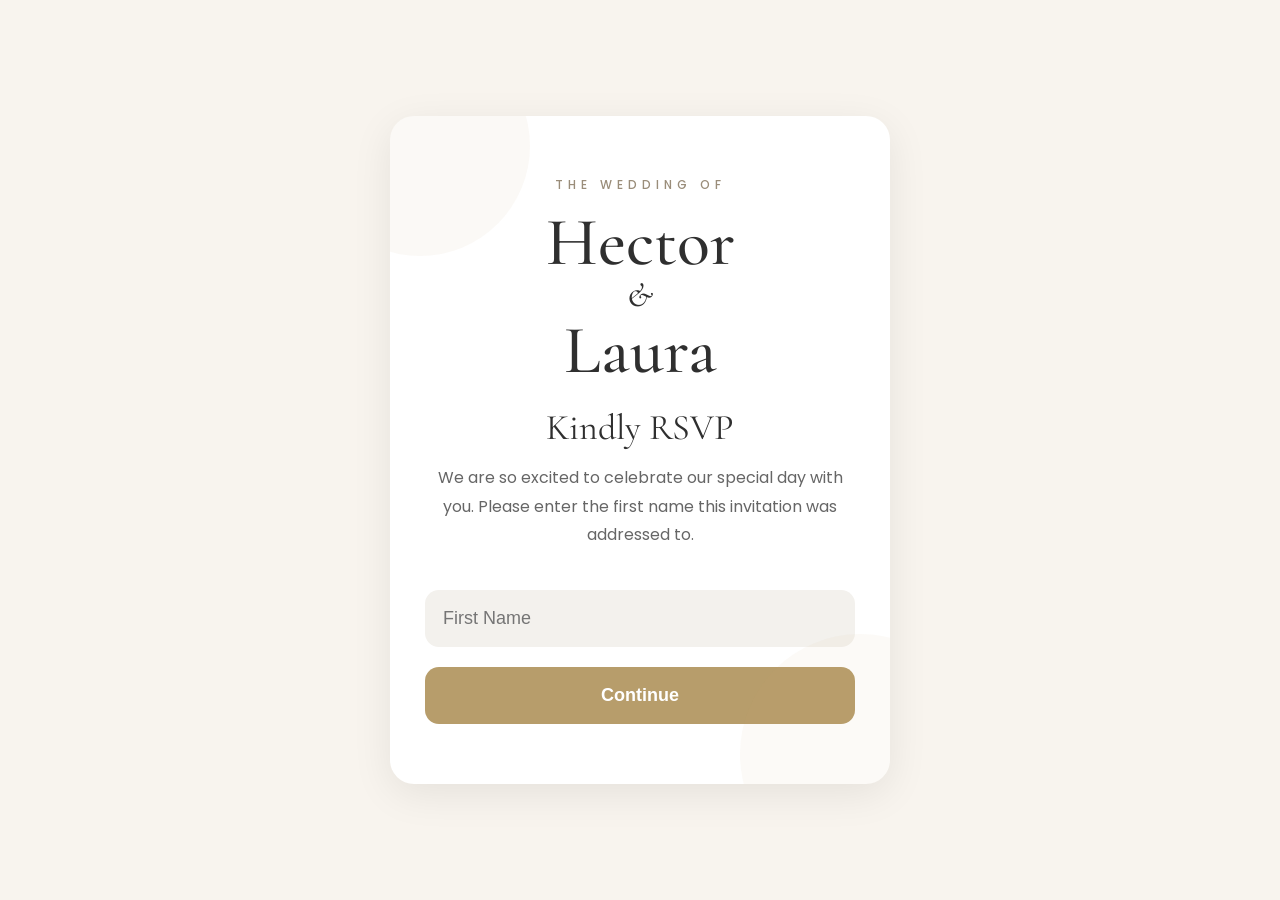
<file: Index.html>
<!DOCTYPE html>
<html lang="en">
<head>
    <meta charset="UTF-8">
    <meta name="viewport" content="width=device-width, initial-scale=1.0">
    <title>Hector & Laura | RSVP</title>

    <link rel="preconnect" href="https://fonts.googleapis.com">
    <link rel="preconnect" href="https://fonts.gstatic.com" crossorigin>

    <link href="https://fonts.googleapis.com/css2?family=Cormorant+Garamond:wght@400;500;600&family=Poppins:wght@300;400;500&display=swap" rel="stylesheet">

    <link rel="stylesheet" href="style.css">
</head>

<body>

<div class="container">

    <p class="small-title">
        THE WEDDING OF
    </p>

    <h1>
        Hector
        <span>&</span>
        Laura
    </h1>

    <p class="subtitle">
        Kindly RSVP
    </p>

    <p class="description">
        We are so excited to celebrate our special day with you.
        Please enter the first name this invitation was addressed to.
    </p>

    <input
        id="guestSearch"
        type="text"
        placeholder="First Name">

    <button onclick="findGuest()">
        Continue
    </button>

</div>

<script src="script.js"></script>

</body>
</html>
</file>
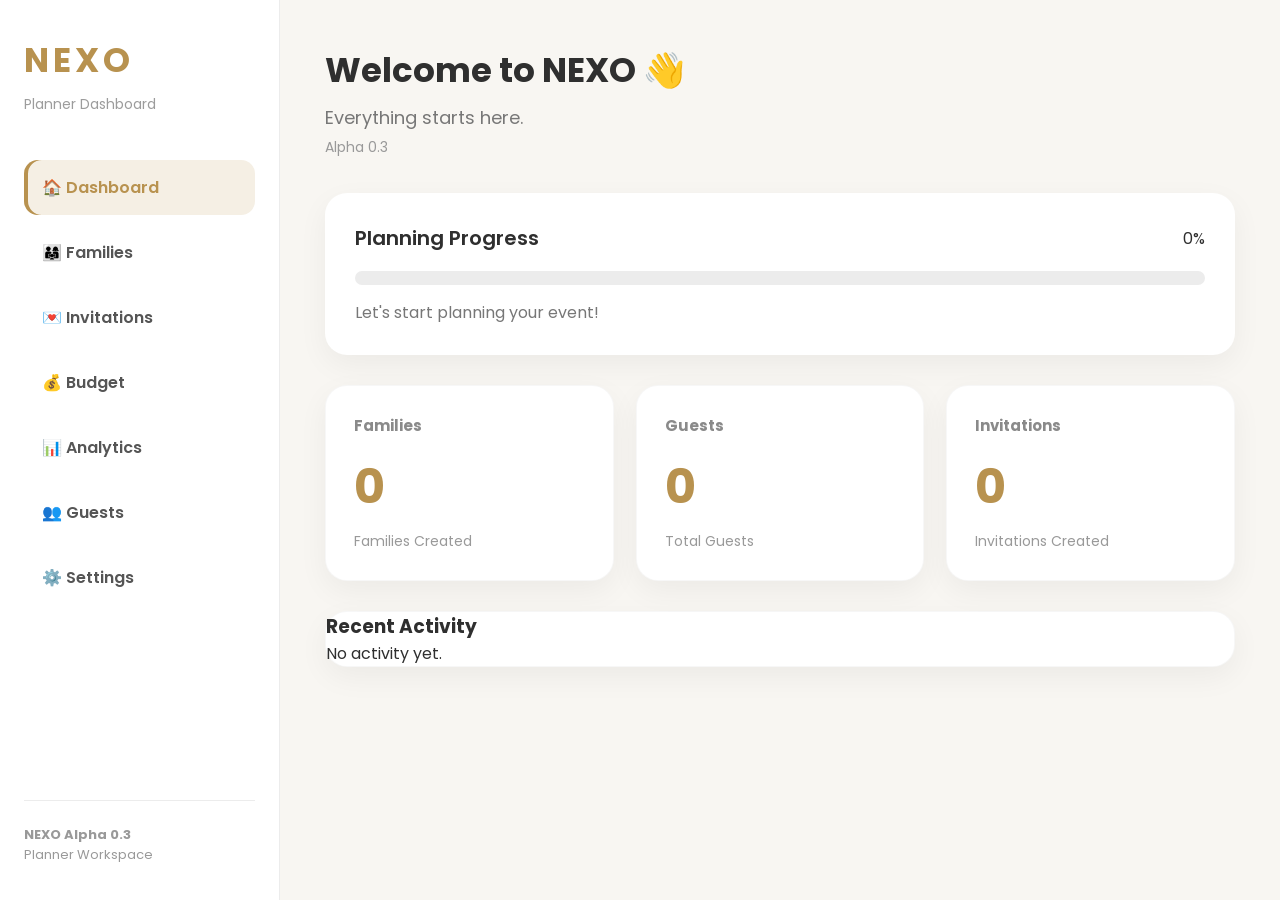
<file: planner.html>
<!DOCTYPE html>
<html lang="en">

<head>

    <meta charset="UTF-8">

    <meta name="viewport"
          content="width=device-width, initial-scale=1.0">

    <title>NEXO Alpha 0.3</title>

    <link rel="stylesheet" href="planner.css">

    <link rel="preconnect"
          href="https://fonts.googleapis.com">

    <link rel="preconnect"
          href="https://fonts.gstatic.com"
          crossorigin>

    <link href="https://fonts.googleapis.com/css2?family=Poppins:wght@300;400;500;600;700&display=swap"
          rel="stylesheet">

</head>

<body>

<!-- ===========================================
SIDEBAR
=========================================== -->

<aside class="sidebar">

    <div class="logo">

        <h1>NEXO</h1>

        <p>Planner Dashboard</p>

    </div>

    <nav>

        <a href="#"
           class="active"
           onclick="showDashboard(event,this)">

            🏠 Dashboard

        </a>

        <a href="#"
           onclick="showFamilies(event,this)">

            👨‍👩‍👧 Families

        </a>

        <a href="#"
           onclick="showInvitations(event,this)">

            💌 Invitations

        </a>

        <a href="#"
   onclick="showBudget(event,this)">

    💰 Budget

</a>

        <a href="#"
           onclick="showAnalytics(event,this)">

            📊 Analytics

        </a>

<a href="#"
onclick="showGuests(event,this)">

👥 Guests

</a>

        <a href="#"
           onclick="showSettings(event,this)">

            ⚙️ Settings

        </a>

    </nav>

    <div class="sidebar-footer">

        <strong>NEXO Alpha 0.3</strong>

        <br>

        Planner Workspace

    </div>

</aside>

<!-- ===========================================
MAIN
=========================================== -->

<main class="main">

    <div id="pageContainer">

    </div>

</main>

<!-- ===========================================
MODAL
=========================================== -->

<div
    class="modal-overlay"
    id="modalOverlay">

    <div
        class="modal"
        id="modalContent">

    </div>

</div>

<!-- ===========================================
TOAST
=========================================== -->

<div
    class="toast"
    id="toast">

</div>
<script src="planner.js"></script>
<script src="invitations.js"></script>
<script src="invitationWorkspace.js"></script>
<script src="budget.js"></script>
</body>

</html>
</file>
<file: style.css>
*{
    margin:0;
    padding:0;
    box-sizing:border-box;
}

body{
    background:#f8f4ee;
    font-family:'Poppins',sans-serif;
    color:#2f2f2f;
    display:flex;
    justify-content:center;
    align-items:center;
    min-height:100vh;
    padding:25px;
}

.container{

    width:100%;
    max-width:500px;

    background:white;

    padding:60px 35px;

    border-radius:24px;

    box-shadow:
        0 10px 40px rgba(0,0,0,.08);

    text-align:center;

    animation:fade 1.2s;
}

@keyframes fade{

from{
opacity:0;
transform:translateY(25px);
}

to{
opacity:1;
transform:translateY(0);
}

}

.small-title{

letter-spacing:5px;

font-size:12px;

font-weight:500;

color:#9a8d7a;

margin-bottom:18px;

}

h1{

font-family:"Cormorant Garamond",serif;

font-size:68px;

line-height:.9;

font-weight:500;

margin-bottom:25px;

}

h1 span{

display:block;

font-size:34px;

font-style:italic;

margin:8px 0;

}

.subtitle{

font-family:"Cormorant Garamond",serif;

font-size:36px;

margin-bottom:15px;

}

.description{

color:#666;

line-height:1.8;

font-size:16px;

margin-bottom:40px;

}

input{

width:100%;

padding:18px;

font-size:18px;

border:none;

background:#f3f1ed;

border-radius:14px;

outline:none;

margin-bottom:20px;

}

input:focus{

background:white;

border:2px solid #b79d6b;

}

button{

width:100%;

padding:18px;

border:none;

border-radius:14px;

background:#b79d6b;

color:white;

font-size:18px;

font-weight:600;

cursor:pointer;

transition:.3s;

}

button:hover{

transform:translateY(-2px);

box-shadow:0 10px 25px rgba(183,157,107,.35);

}

@media(max-width:600px){

h1{

font-size:54px;

}

.subtitle{

font-size:28px;

}

.container{

padding:45px 25px;

}

}
.top-flower{

font-size:38px;

color:#c8ae7d;

margin-bottom:25px;

animation:fade 1.8s;

}

.bottom-flower{

margin-top:35px;

font-size:30px;

color:#c8ae7d;

opacity:.8;

}

.container{

position:relative;

overflow:hidden;

}

.container::before{

content:"";

position:absolute;

top:-80px;

left:-80px;

width:220px;

height:220px;

border-radius:50%;

background:rgba(183,157,107,.06);

}

.container::after{

content:"";

position:absolute;

bottom:-90px;

right:-90px;

width:240px;

height:240px;

border-radius:50%;

background:rgba(183,157,107,.05);

}
.guest-card{

display:block;

background:#f5f3ef;

padding:18px;

border-radius:15px;

margin-bottom:12px;

font-size:18px;

cursor:pointer;

text-align:left;

}

.guest-card input{

width:auto;

margin-right:12px;

}

textarea{

width:100%;

height:120px;

margin:25px 0;

padding:18px;

border:none;

background:#f5f3ef;

border-radius:15px;

font-size:16px;

resize:none;

font-family:Poppins,sans-serif;

}.guest-card{
    display:flex;
    align-items:center;
    gap:16px;
    background:white;
    border:1px solid #e8dfd2;
    border-radius:18px;
    padding:18px;
    margin-bottom:16px;
    transition:all .25s ease;
    box-shadow:0 6px 18px rgba(0,0,0,.05);
}

.guest-card:hover{
    transform:translateY(-3px);
    border-color:#b79d6b;
    box-shadow:0 12px 30px rgba(183,157,107,.18);
}

.guest-card input{
    width:22px;
    height:22px;
    accent-color:#b79d6b;
}

.guest-name{
    font-family:"Cormorant Garamond",serif;
    font-size:28px;
}

.guest-status{
    color:#888;
    font-size:14px;
    margin-top:4px;
}.progress{

display:flex;

justify-content:center;

align-items:center;

margin-bottom:45px;

gap:10px;

flex-wrap:wrap;

}

.step{

display:flex;

flex-direction:column;

align-items:center;

font-size:12px;

color:#999;

}

.circle{

width:36px;

height:36px;

border-radius:50%;

background:#ddd;

display:flex;

justify-content:center;

align-items:center;

font-weight:bold;

transition:.3s;

}

.step.active .circle{

background:#b79d6b;

color:white;

}

.step.active{

color:#b79d6b;

}

.line{

height:2px;

width:40px;

background:#ddd;

margin-bottom:18px;

}
</file>
<file: planner.css>
/* ==========================================================
   NEXO Alpha 0.3
   planner.css
   PART 1 / 3
========================================================== */

/* ==========================
   Variables
========================== */

:root{

    --primary:#b8924f;
    --primary-dark:#a27d39;
    --primary-light:#e4c67b;

    --background:#f8f6f2;

    --surface:#ffffff;

    --surface-2:#faf9f7;

    --border:#ececec;

    --text:#2f2f2f;

    --text-light:#777;

    --success:#42b883;

    --danger:#e05858;

    --warning:#f2b84b;

    --shadow:0 10px 30px rgba(0,0,0,.05);

    --radius:22px;

    --transition:.25s ease;

}


/* ==========================
   Reset
========================== */

*{

    margin:0;

    padding:0;

    box-sizing:border-box;

}

html{

    scroll-behavior:smooth;

}

body{

    font-family:'Poppins',sans-serif;

    background:var(--background);

    color:var(--text);

    display:flex;

    min-height:100vh;

    overflow-x:hidden;

}


/* ==========================
   Scrollbar
========================== */

::-webkit-scrollbar{

    width:10px;

}

::-webkit-scrollbar-track{

    background:#f2f2f2;

}

::-webkit-scrollbar-thumb{

    background:var(--primary);

    border-radius:50px;

}

::-webkit-scrollbar-thumb:hover{

    background:var(--primary-dark);

}


/* ==========================
   Sidebar
========================== */

.sidebar{

    width:280px;

    background:var(--surface);

    border-right:1px solid var(--border);

    display:flex;

    flex-direction:column;

    padding:35px 24px;

    position:sticky;

    top:0;

    height:100vh;

}

.logo{

    margin-bottom:45px;

}

.logo h1{

    font-size:34px;

    color:var(--primary);

    letter-spacing:4px;

}

.logo p{

    color:#9c9c9c;

    margin-top:8px;

    font-size:14px;

}

nav{

    display:flex;

    flex-direction:column;

    gap:10px;

}

nav a{

    display:flex;

    align-items:center;

    gap:12px;

    padding:15px 18px;

    border-radius:14px;

    text-decoration:none;

    color:#555;

    font-weight:600;

    transition:var(--transition);

}

nav a:hover{

    background:#f5efe4;

    color:var(--primary);

    transform:translateX(4px);

}

nav a.active{

    background:#f5efe4;

    color:var(--primary);

    box-shadow:inset 4px 0 0 var(--primary);

}

.sidebar-footer{

    margin-top:auto;

    padding-top:24px;

    border-top:1px solid var(--border);

    color:#999;

    font-size:13px;

}


/* ==========================
   Main Layout
========================== */

.main{

    flex:1;

    padding:45px;

    overflow-y:auto;

    animation:fadeIn .35s ease;

}

.top-header{

    display:flex;

    justify-content:space-between;

    align-items:flex-start;

    gap:20px;

    flex-wrap:wrap;

    margin-bottom:35px;

}

.top-header h2{

    font-size:34px;

    font-weight:700;

}

.subtitle{

    margin-top:8px;

    color:var(--text-light);

    font-size:18px;

}

.date{

    margin-top:6px;

    color:#999;

    font-size:14px;

}


/* ==========================
   Shared Cards
========================== */

.card{

    background:var(--surface);

    border-radius:var(--radius);

    box-shadow:var(--shadow);

    border:1px solid rgba(0,0,0,.03);

}/* ==========================
   Progress Card
========================== */

.progress-card{

    background:var(--surface);

    border-radius:var(--radius);

    padding:30px;

    box-shadow:var(--shadow);

    margin-bottom:30px;

    transition:var(--transition);

}

.progress-card:hover{

    transform:translateY(-3px);

}

.progress-header{

    display:flex;

    justify-content:space-between;

    align-items:center;

    margin-bottom:18px;

}

.progress-header h3{

    font-size:20px;

    font-weight:600;

}

#progressPercent{

    color:var(--primary);

    font-size:24px;

    font-weight:700;

}

.progress-bar{

    width:100%;

    height:14px;

    background:#ececec;

    border-radius:50px;

    overflow:hidden;

}

.progress-fill{

    width:72%;

    height:100%;

    border-radius:50px;

    background:linear-gradient(
        90deg,
        var(--primary),
        var(--primary-light)
    );

    transition:width .5s ease;

}

.progress-text{

    margin-top:15px;

    color:var(--text-light);

}



/* ==========================
   Dashboard Stats
========================== */

.stats-grid{

    display:grid;

    grid-template-columns:repeat(3,1fr);

    gap:22px;

    margin-bottom:30px;

}

.stat-card{

    background:var(--surface);

    border-radius:var(--radius);

    padding:28px;

    box-shadow:var(--shadow);

    transition:var(--transition);

    border:1px solid rgba(0,0,0,.03);

}

.stat-card:hover{

    transform:translateY(-5px);

}

.stat-card h4{

    color:#8a8a8a;

    font-size:15px;

    margin-bottom:14px;

}

.stat-card h1{

    font-size:48px;

    color:var(--primary);

    margin-bottom:8px;

}

.stat-card p{

    color:#999;

    font-size:14px;

}



/* ==========================
   Dashboard Grid
========================== */

.dashboard-grid{

    display:grid;

    grid-template-columns:2fr 1fr;

    gap:22px;

}

.panel{

    background:var(--surface);

    border-radius:var(--radius);

    padding:28px;

    box-shadow:var(--shadow);

    border:1px solid rgba(0,0,0,.03);

}

.panel h3{

    margin-bottom:22px;

    font-size:21px;

}



/* ==========================
   Activity Feed
========================== */

.activity{

    display:flex;

    flex-direction:column;

    gap:18px;

}

.activity div{

    padding:18px;

    background:var(--surface-2);

    border-left:5px solid var(--primary);

    border-radius:14px;

    transition:var(--transition);

}

.activity div:hover{

    transform:translateX(5px);

}



/* ==========================
   Quick Actions
========================== */

.quick-buttons{

    display:grid;

    gap:15px;

}

.quick-buttons button{

    border:none;

    background:var(--primary);

    color:white;

    padding:16px;

    border-radius:14px;

    cursor:pointer;

    font-size:15px;

    font-weight:600;

    transition:var(--transition);

}

.quick-buttons button:hover{

    background:var(--primary-dark);

    transform:translateY(-3px);

}



/* ==========================
   Footer
========================== */

footer{

    margin-top:35px;

    text-align:center;

    color:#999;

    font-size:14px;

}/* ==========================================================
   Forms
========================================================== */

input,
select,
textarea{

    width:100%;

    padding:14px 16px;

    border:1px solid var(--border);

    border-radius:14px;

    background:white;

    font-size:15px;

    font-family:inherit;

    outline:none;

    transition:var(--transition);

}

input:focus,
select:focus,
textarea:focus{

    border-color:var(--primary);

    box-shadow:0 0 0 4px rgba(184,146,79,.12);

}


/* ==========================================================
   Buttons
========================================================== */

.btn{

    border:none;

    border-radius:14px;

    padding:14px 22px;

    cursor:pointer;

    font-weight:600;

    transition:var(--transition);

}

.btn-primary{

    background:var(--primary);

    color:white;

}

.btn-primary:hover{

    background:var(--primary-dark);

}

.btn-secondary{

    background:#f5efe4;

    color:var(--primary);

}

.btn-secondary:hover{

    background:#ece2d0;

}


/* ==========================================================
   Tables
========================================================== */

table{

    width:100%;

    border-collapse:collapse;

}

th{

    text-align:left;

    padding:16px;

    background:#faf9f7;

    color:#777;

    font-size:14px;

}

td{

    padding:16px;

    border-top:1px solid var(--border);

}


/* ==========================================================
   Modal
========================================================== */

.modal-overlay{

    position:fixed;

    inset:0;

    background:rgba(0,0,0,.35);

    display:none;

    justify-content:center;

    align-items:center;

    z-index:999;

}

.modal{

    width:min(650px,95%);

    background:white;

    border-radius:22px;

    padding:30px;

    box-shadow:0 30px 60px rgba(0,0,0,.15);

}


/* ==========================================================
   Toast
========================================================== */

.toast{

    position:fixed;

    right:25px;

    bottom:25px;

    background:var(--primary);

    color:white;

    padding:16px 22px;

    border-radius:14px;

    box-shadow:var(--shadow);

    opacity:0;

    transform:translateY(15px);

    transition:.35s;

}

.toast.show{

    opacity:1;

    transform:translateY(0);

}


/* ==========================================================
   Animations
========================================================== */

@keyframes fadeIn{

    from{

        opacity:0;

        transform:translateY(12px);

    }

    to{

        opacity:1;

        transform:translateY(0);

    }

}

.fade-in{

    animation:fadeIn .35s ease;

}


/* ==========================================================
   Mobile
========================================================== */

@media(max-width:900px){

body{

    flex-direction:column;

}

.sidebar{

    width:100%;

    height:auto;

    position:relative;

    border-right:none;

    border-bottom:1px solid var(--border);

}

nav{

    flex-direction:row;

    overflow-x:auto;

}

.main{

    padding:22px;

}

.stats-grid{

    grid-template-columns:1fr;

}

.dashboard-grid{

    grid-template-columns:1fr;

}

.top-header{

    flex-direction:column;

}

.top-header h2{

    font-size:28px;

}

}
</file>
